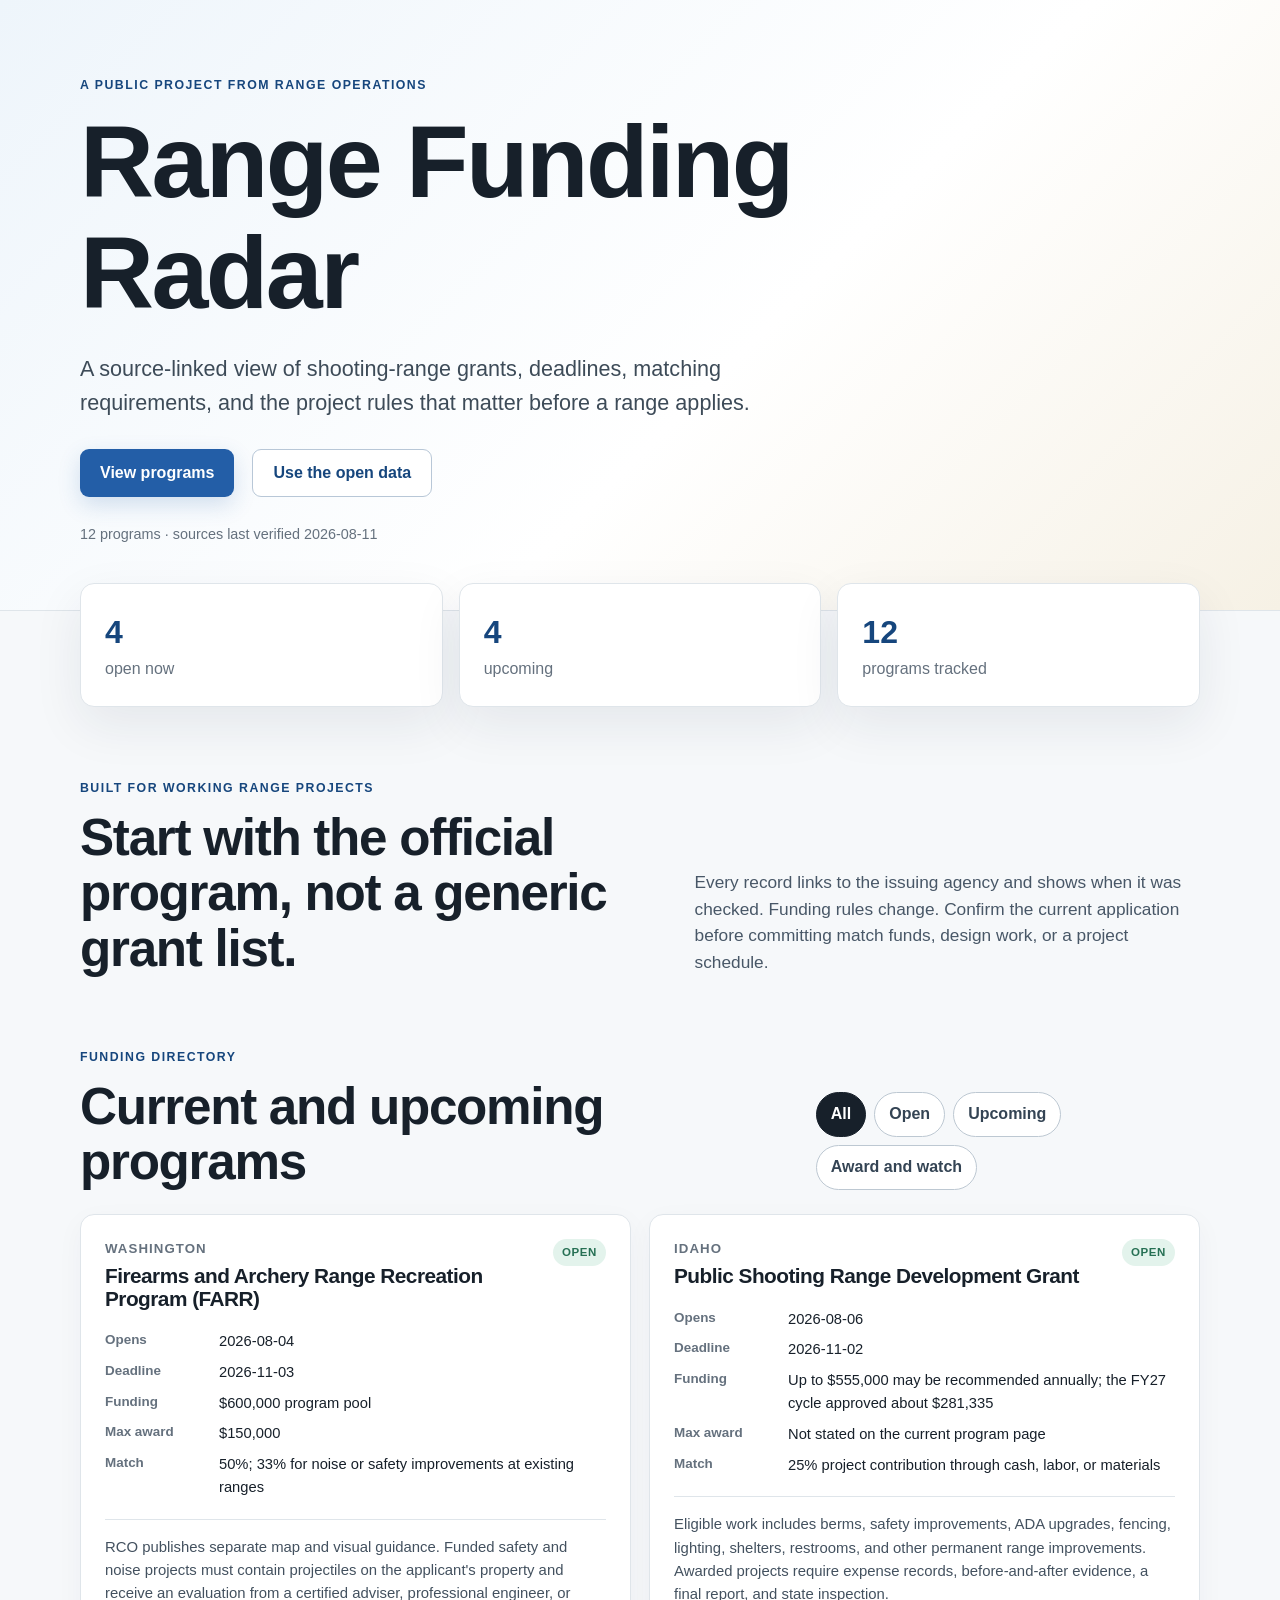
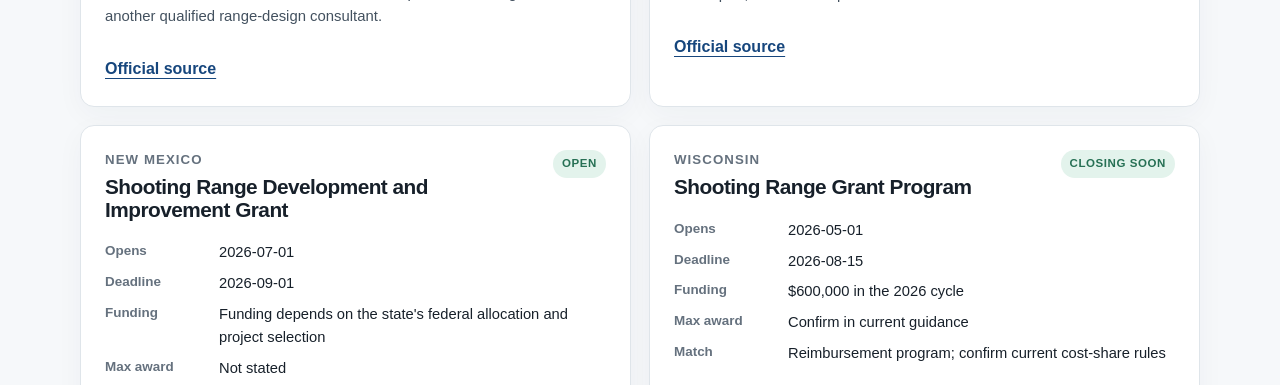
<file: index.html>
<!doctype html>
<html lang="en">
<head>
  <meta charset="utf-8">
  <meta name="viewport" content="width=device-width,initial-scale=1">
  <title>Range Funding Radar</title>
  <meta name="description" content="A source-linked directory of U.S. shooting range grants, deadlines, match requirements, and project rules.">
  <link rel="canonical" href="https://krooked-sloth.github.io/range-funding-radar/docs/">
  <meta http-equiv="refresh" content="0;url=docs/">
</head>
<body>
  <p><a href="docs/">Open Range Funding Radar</a></p>
</body>
</html>
</file>
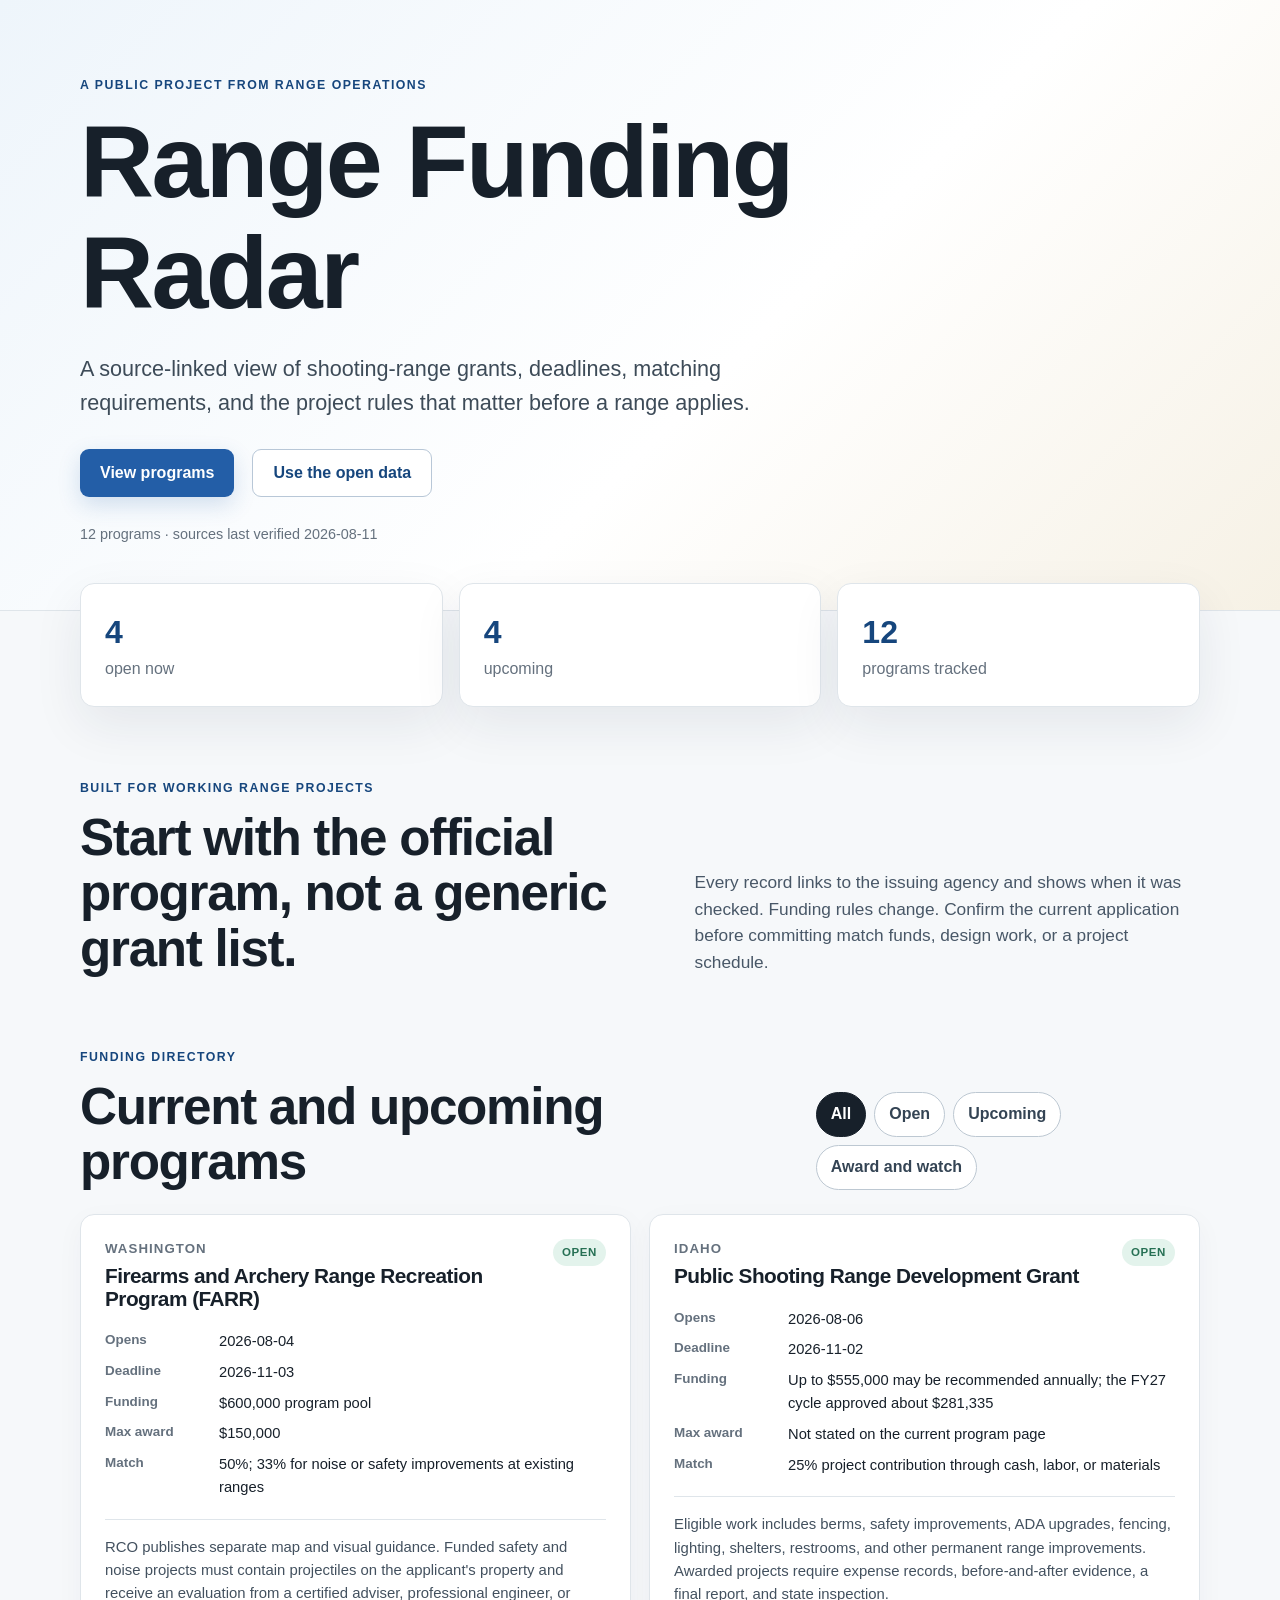
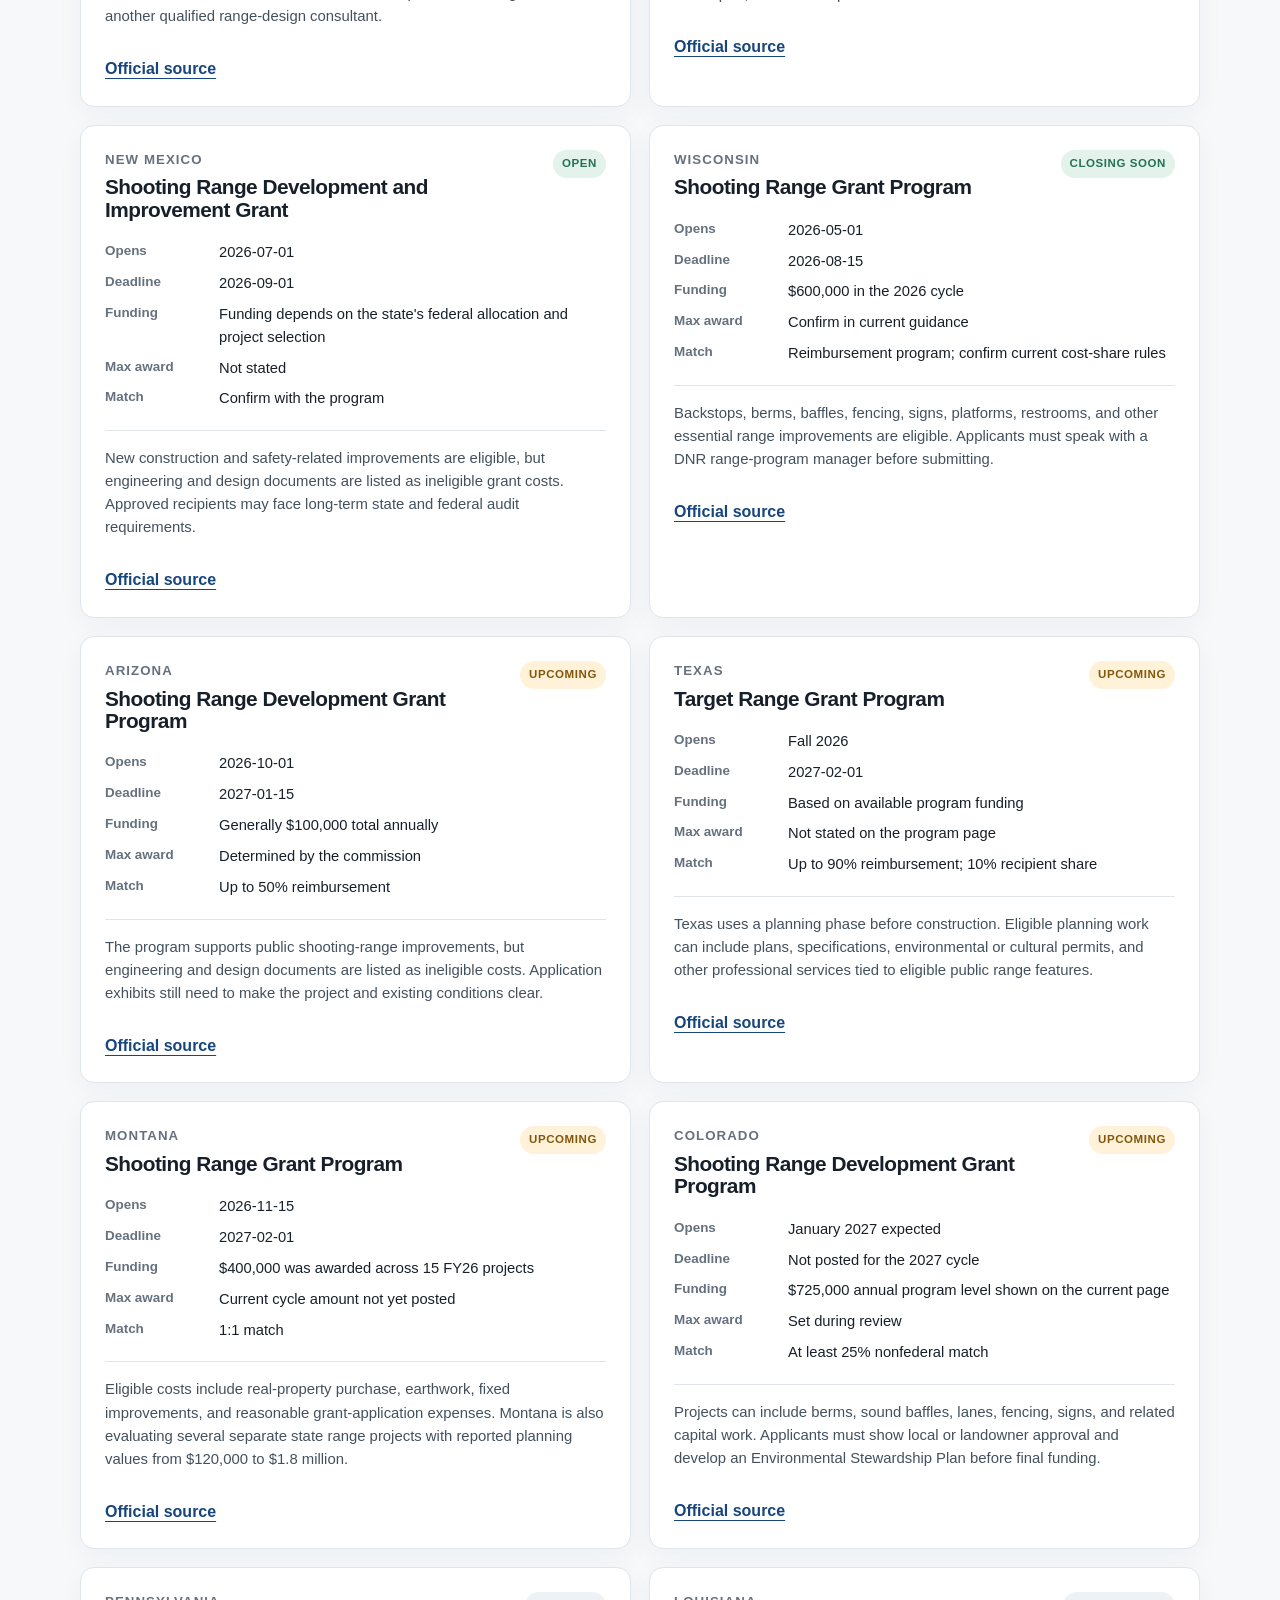
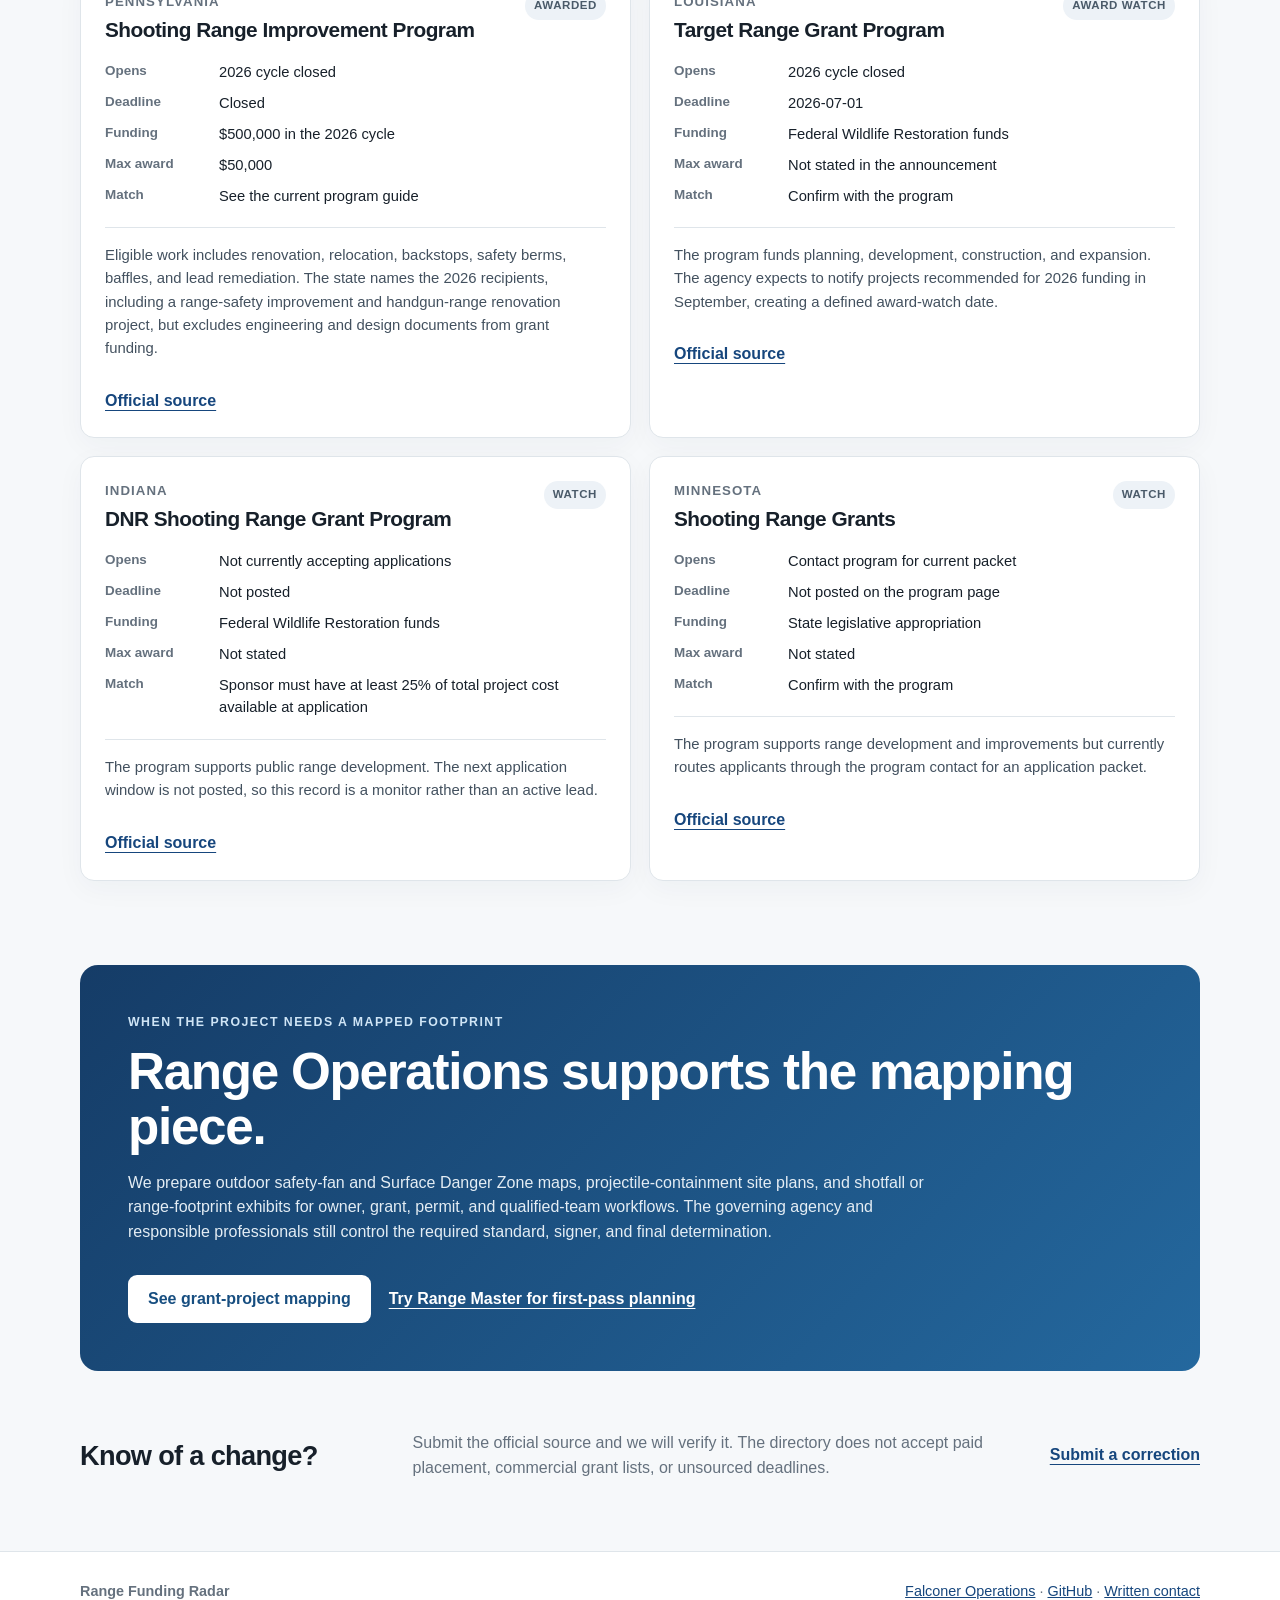
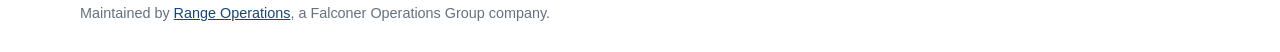
<file: docs/index.html>
<!doctype html>
<html lang="en">
<head>
  <meta charset="utf-8">
  <meta name="viewport" content="width=device-width,initial-scale=1">
  <title>Range Funding Radar | U.S. Shooting Range Grants</title>
  <meta name="description" content="A source-linked directory of U.S. shooting range grants, deadlines, match requirements, and project rules maintained by Range Operations.">
  <meta name="robots" content="index,follow">
  <link rel="icon" href="favicon.svg" type="image/svg+xml">
  <link rel="canonical" href="https://krooked-sloth.github.io/range-funding-radar/docs/">
  <meta property="og:title" content="Range Funding Radar">
  <meta property="og:description" content="Current and upcoming U.S. shooting-range grants, deadlines, match requirements, and official sources.">
  <meta property="og:type" content="website">
  <meta property="og:url" content="https://krooked-sloth.github.io/range-funding-radar/docs/">
  <link rel="stylesheet" href="styles.css">
  <script type="application/ld+json">
  {"@context":"https://schema.org","@type":"Dataset","name":"Range Funding Radar","description":"A source-linked directory of U.S. shooting-range grant programs and application windows.","url":"https://krooked-sloth.github.io/range-funding-radar/docs/","creator":{"@type":"Organization","name":"Range Operations","url":"https://rangeoperations.com"},"license":"https://opensource.org/license/mit"}
  </script>
</head>
<body>
  <header class="hero">
    <div class="wrap">
      <p class="eyebrow">A public project from Range Operations</p>
      <h1>Range Funding Radar</h1>
      <p class="lede">A source-linked view of shooting-range grants, deadlines, matching requirements, and the project rules that matter before a range applies.</p>
      <div class="hero-actions">
        <a class="button" href="#programs">View programs</a>
        <a class="button secondary" href="https://github.com/krooked-sloth/range-funding-radar">Use the open data</a>
      </div>
      <p id="verified" class="verified">Loading verified program data…</p>
    </div>
  </header>

  <main class="wrap">
    <section class="summary" aria-label="Directory summary">
      <article><strong id="open-count">0</strong><span>open now</span></article>
      <article><strong id="upcoming-count">0</strong><span>upcoming</span></article>
      <article><strong id="tracked-count">0</strong><span>programs tracked</span></article>
    </section>

    <section class="intro">
      <div>
        <p class="eyebrow">Built for working range projects</p>
        <h2>Start with the official program, not a generic grant list.</h2>
      </div>
      <p>Every record links to the issuing agency and shows when it was checked. Funding rules change. Confirm the current application before committing match funds, design work, or a project schedule.</p>
    </section>

    <section id="programs" class="directory">
      <div class="directory-head">
        <div>
          <p class="eyebrow">Funding directory</p>
          <h2>Current and upcoming programs</h2>
        </div>
        <div class="filters" aria-label="Filter programs">
          <button class="filter active" data-status="all">All</button>
          <button class="filter" data-status="open">Open</button>
          <button class="filter" data-status="upcoming">Upcoming</button>
          <button class="filter" data-status="watch">Award and watch</button>
        </div>
      </div>
      <div id="program-list" class="program-list" aria-live="polite"></div>
    </section>

    <section class="service">
      <p class="eyebrow">When the project needs a mapped footprint</p>
      <h2>Range Operations supports the mapping piece.</h2>
      <p>We prepare outdoor safety-fan and Surface Danger Zone maps, projectile-containment site plans, and shotfall or range-footprint exhibits for owner, grant, permit, and qualified-team workflows. The governing agency and responsible professionals still control the required standard, signer, and final determination.</p>
      <div class="hero-actions">
        <a class="button" href="https://rangeoperations.com/range-grant-funding.html">See grant-project mapping</a>
        <a class="text-link" href="https://apps.apple.com/us/app/range-master-danger-zone/id6785127377">Try Range Master for first-pass planning</a>
      </div>
    </section>

    <section class="notice">
      <h2>Know of a change?</h2>
      <p>Submit the official source and we will verify it. The directory does not accept paid placement, commercial grant lists, or unsourced deadlines.</p>
      <a class="text-link" href="https://github.com/krooked-sloth/range-funding-radar/issues/new?template=program-update.yml">Submit a correction</a>
    </section>
  </main>

  <footer>
    <div class="wrap footer-grid">
      <p><strong>Range Funding Radar</strong><br>Maintained by <a href="https://rangeoperations.com">Range Operations</a>, a Falconer Operations Group company.</p>
      <p><a href="https://falconeroperations.com">Falconer Operations</a> · <a href="https://github.com/krooked-sloth/range-funding-radar">GitHub</a> · <a href="https://rangeoperations.com/contact.html">Written contact</a></p>
    </div>
  </footer>
  <script src="app.js" defer></script>
</body>
</html>
</file>
<file: docs/styles.css>
:root{color-scheme:light;--ink:#17202a;--muted:#65717e;--paper:#f6f8fa;--card:#fff;--line:#dfe5ea;--blue:#235ea7;--blue-dark:#16467d;--green:#267054;--gold:#a66f12;--shadow:0 18px 50px rgba(25,44,65,.08)}
*{box-sizing:border-box}
html{scroll-behavior:smooth}
body{margin:0;background:var(--paper);color:var(--ink);font-family:Arial,Helvetica,sans-serif;line-height:1.55}
a{color:var(--blue-dark)}
.wrap{width:min(1120px,calc(100% - 40px));margin:auto}
.hero{padding:76px 0 64px;background:linear-gradient(135deg,#eef5fb 0%,#fff 58%,#f6f1e5 100%);border-bottom:1px solid var(--line)}
.eyebrow{margin:0 0 12px;color:var(--blue-dark);font-size:.77rem;font-weight:700;letter-spacing:.12em;text-transform:uppercase}
h1,h2,h3{margin:0;line-height:1.08;letter-spacing:-.025em}
h1{max-width:760px;font-size:clamp(3rem,8vw,6.4rem);font-weight:760}
h2{font-size:clamp(2rem,4vw,3.35rem)}
h3{font-size:1.3rem}
.lede{max-width:760px;margin:24px 0 0;font-size:clamp(1.08rem,2.4vw,1.35rem);color:#3d4b58}
.hero-actions{display:flex;align-items:center;gap:18px;flex-wrap:wrap;margin-top:30px}
.button{display:inline-flex;min-height:48px;align-items:center;padding:0 20px;border-radius:9px;background:var(--blue);color:#fff;text-decoration:none;font-weight:700;box-shadow:0 8px 22px rgba(35,94,167,.18)}
.button:hover{background:var(--blue-dark)}
.button.secondary{background:#fff;color:var(--blue-dark);border:1px solid #b8c7d7;box-shadow:none}
.text-link{font-weight:700;text-underline-offset:4px}
.verified{margin:26px 0 0;color:var(--muted);font-size:.9rem}
.summary{display:grid;grid-template-columns:repeat(3,1fr);gap:16px;margin:-28px 0 72px;position:relative}
.summary article{background:var(--card);border:1px solid var(--line);border-radius:14px;padding:24px;box-shadow:var(--shadow)}
.summary strong{display:block;font-size:2rem;color:var(--blue-dark)}
.summary span{color:var(--muted)}
.intro{display:grid;grid-template-columns:1.05fr .95fr;gap:56px;align-items:end;margin-bottom:72px}
.intro>p{margin:0;color:#485767;font-size:1.08rem}
.directory{scroll-margin-top:22px}
.directory-head{display:flex;justify-content:space-between;gap:30px;align-items:end;margin-bottom:24px}
.filters{display:flex;gap:8px;flex-wrap:wrap}
.filter{border:1px solid #bdc8d2;background:#fff;color:#344454;border-radius:999px;padding:9px 14px;font:inherit;font-weight:700;cursor:pointer}
.filter.active,.filter:hover{background:var(--ink);border-color:var(--ink);color:#fff}
.program-list{display:grid;grid-template-columns:repeat(2,minmax(0,1fr));gap:18px}
.program{background:var(--card);border:1px solid var(--line);border-radius:14px;padding:24px;box-shadow:0 8px 28px rgba(25,44,65,.04)}
.program-top{display:flex;justify-content:space-between;gap:16px;align-items:flex-start}
.state{margin:0 0 6px;color:var(--muted);font-size:.83rem;font-weight:700;text-transform:uppercase;letter-spacing:.08em}
.status{white-space:nowrap;border-radius:999px;padding:5px 9px;font-size:.72rem;font-weight:800;text-transform:uppercase;letter-spacing:.05em;background:#edf2f7;color:#4a5a69}
.status.open,.status.closing-soon{background:#e3f3ec;color:var(--green)}
.status.upcoming{background:#fff2d8;color:#82570c}
.program dl{display:grid;grid-template-columns:102px 1fr;gap:8px 12px;margin:20px 0}
.program dt{color:var(--muted);font-size:.84rem;font-weight:700}
.program dd{margin:0;font-size:.92rem}
.signal{border-top:1px solid var(--line);padding-top:16px;color:#43515f;font-size:.93rem}
.source{display:inline-block;margin-top:14px;font-weight:700;text-underline-offset:4px}
.service{margin:84px 0 26px;padding:48px;border-radius:18px;color:#fff;background:linear-gradient(135deg,#153c67,#24689e)}
.service .eyebrow{color:#cfe5f6}
.service p{max-width:800px;color:#e4edf4}
.service .button{background:#fff;color:#174e80;box-shadow:none}
.service .text-link{color:#fff}
.notice{display:grid;grid-template-columns:1fr 2fr auto;gap:28px;align-items:center;padding:34px 0 70px}
.notice h2{font-size:1.7rem}
.notice p{margin:0;color:var(--muted)}
footer{background:#fff;border-top:1px solid var(--line);padding:28px 0;color:var(--muted);font-size:.9rem}
.footer-grid{display:flex;justify-content:space-between;gap:30px}
.footer-grid p{margin:0}
@media(max-width:760px){.hero{padding:56px 0 50px}.wrap{width:min(100% - 28px,1120px)}.summary{grid-template-columns:1fr;margin-bottom:56px}.intro{grid-template-columns:1fr;gap:24px}.directory-head{display:block}.filters{margin-top:20px}.program-list{grid-template-columns:1fr}.service{padding:30px 22px;margin-top:62px}.notice{grid-template-columns:1fr;gap:14px}.footer-grid{display:block}.footer-grid p+p{margin-top:14px}.program dl{grid-template-columns:90px 1fr}}
@media(prefers-reduced-motion:reduce){html{scroll-behavior:auto}}
</file>
